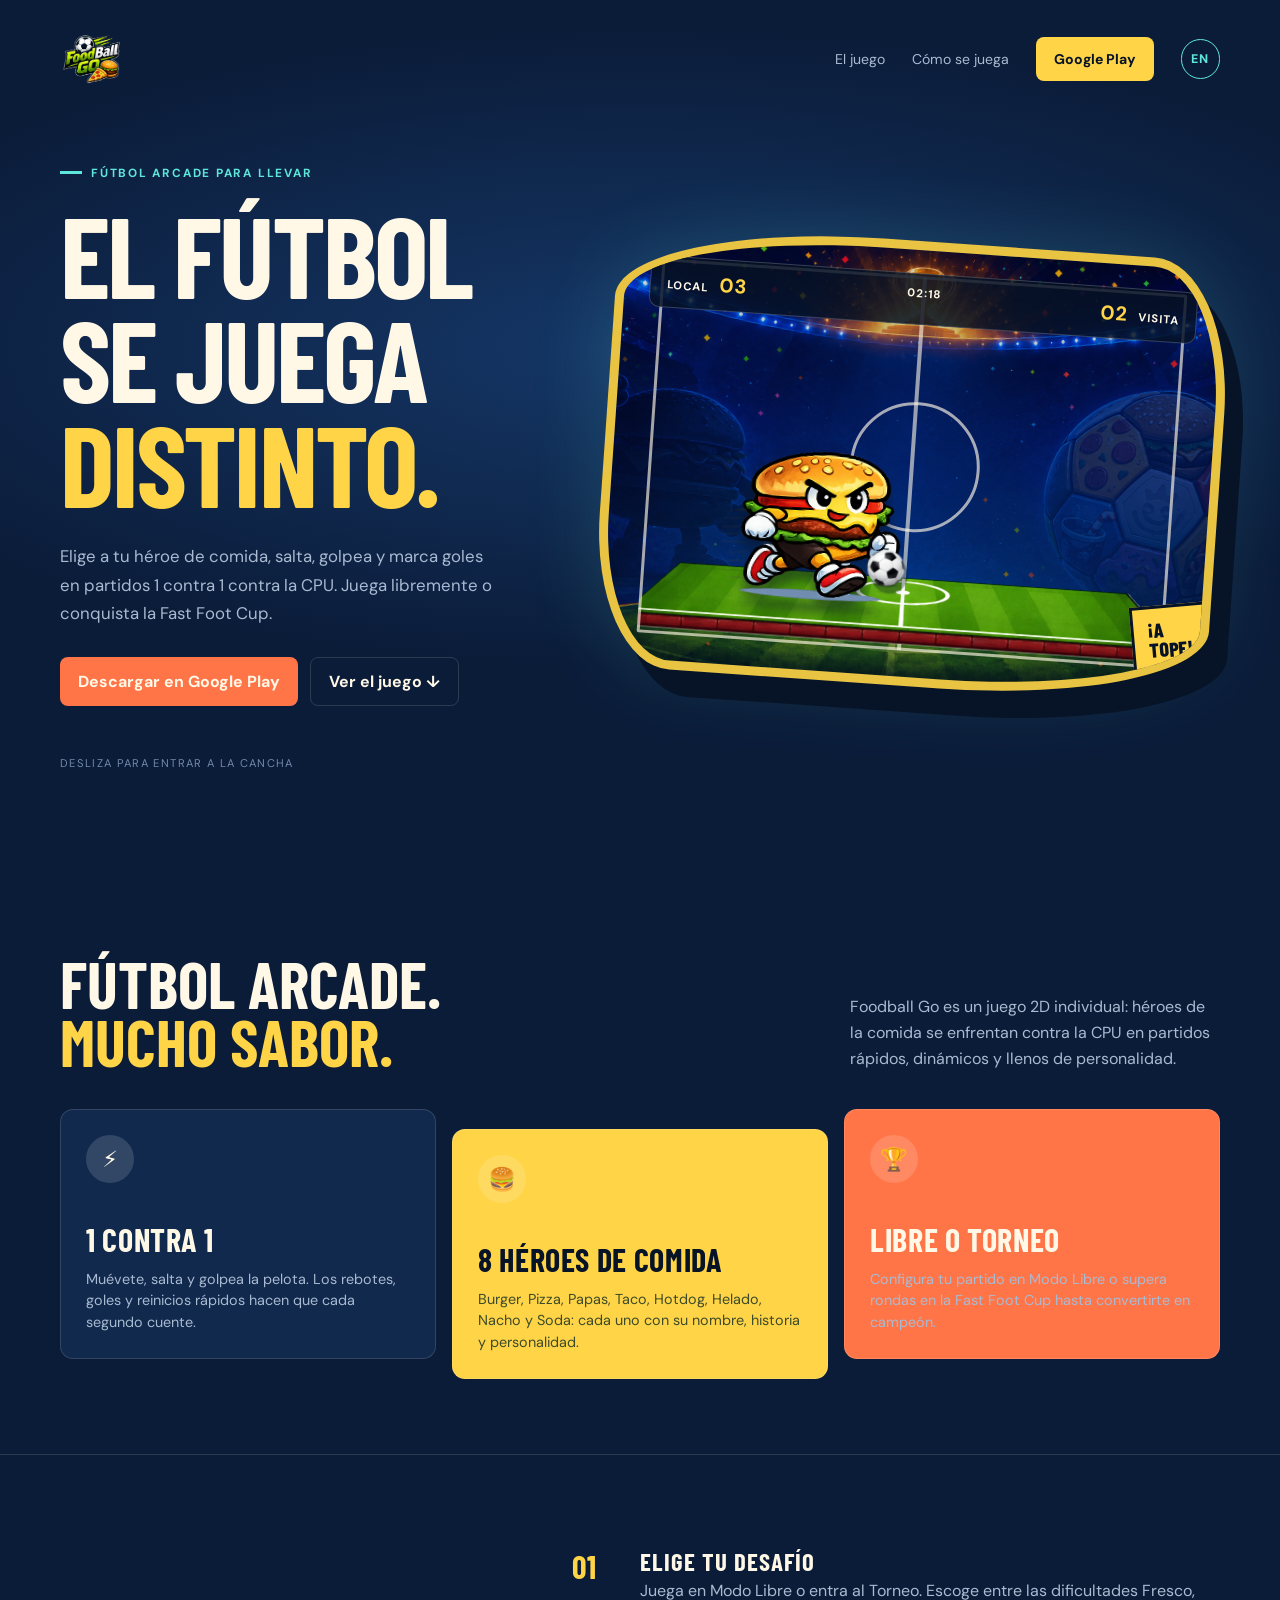
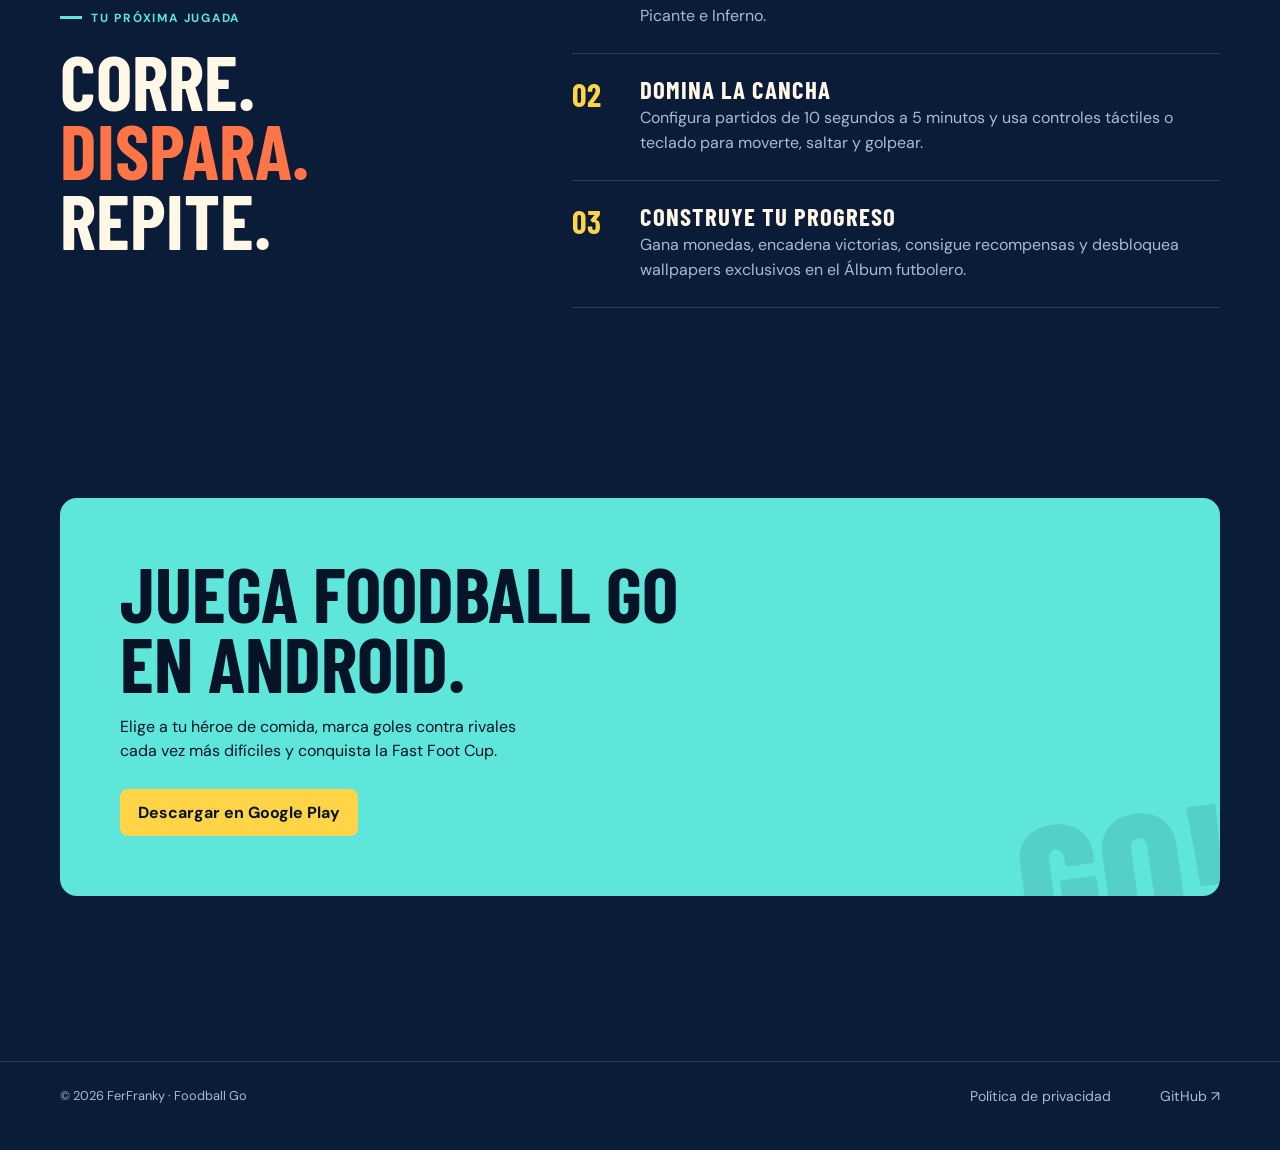
<file: index.html>
<!doctype html>
<html lang="es">
<head>
  <meta charset="utf-8">
  <meta name="viewport" content="width=device-width, initial-scale=1">
  <meta name="description" content="Foodball Go es fútbol arcade 2D: héroes de la comida, partidos 1 contra 1, Modo Libre y la Fast Foot Cup.">
  <title>Foodball Go — El fútbol se juega distinto</title>
  <link rel="alternate" hreflang="es" href="./">
  <link rel="alternate" hreflang="en" href="en/">
  <link rel="alternate" hreflang="x-default" href="./">
  <link rel="stylesheet" href="styles.css">
</head>
<body>
  <header class="shell topbar">
    <a class="brand" href="./"><img class="site-logo" src="assets/logo.png" alt="Foodball Go"></a>
    <nav aria-label="Navegación principal"><a href="#juego">El juego</a><a href="#modo">Cómo se juega</a><a class="nav-cta" href="https://play.google.com/store/apps/details?id=com.ferfranky.foodballgo">Google Play</a><a class="language-switch" href="en/" lang="en" hreflang="en" aria-label="View this site in English">EN</a></nav>
  </header>
  <main>
    <section class="hero"><div class="shell hero-grid">
      <div class="hero-copy"><p class="eyebrow">Fútbol arcade para llevar</p><h1>El fútbol se juega <em>distinto.</em></h1><p>Elige a tu héroe de comida, salta, golpea y marca goles en partidos 1 contra 1 contra la CPU. Juega libremente o conquista la Fast Foot Cup.</p><div class="hero-actions"><a class="button orange" href="https://play.google.com/store/apps/details?id=com.ferfranky.foodballgo">Descargar en Google Play</a><a class="button ghost" href="#juego">Ver el juego ↓</a></div><span class="scroll-note">Desliza para entrar a la cancha</span></div>
      <div class="arena" aria-label="Hamburguesa corriendo detrás de un balón en la cancha de Foodball Go"><div class="scoreboard"><span>LOCAL <strong>03</strong></span><span>02:18</span><span><strong>02</strong> VISITA</span></div><div class="runner"><img class="frame one" src="assets/burger_run_1.png" alt=""><img class="frame two" src="assets/burger_run_2.png" alt=""></div><img class="game-ball" src="assets/balon_default.png" alt="Balón de fútbol"/><div class="sticker">¡A<br>TOPE!</div></div>
    </div></section>
    <section id="juego"><div class="shell"><div class="section-head"><h2>Fútbol arcade.<br><span style="color:var(--yellow)">Mucho sabor.</span></h2><p>Foodball Go es un juego 2D individual: héroes de la comida se enfrentan contra la CPU en partidos rápidos, dinámicos y llenos de personalidad.</p></div><div class="feature-grid"><article class="feature"><div class="feature-icon">⚡</div><h3>1 contra 1</h3><p>Muévete, salta y golpea la pelota. Los rebotes, goles y reinicios rápidos hacen que cada segundo cuente.</p></article><article class="feature"><div class="feature-icon">🍔</div><h3>8 héroes de comida</h3><p>Burger, Pizza, Papas, Taco, Hotdog, Helado, Nacho y Soda: cada uno con su nombre, historia y personalidad.</p></article><article class="feature"><div class="feature-icon">🏆</div><h3>Libre o Torneo</h3><p>Configura tu partido en Modo Libre o supera rondas en la Fast Foot Cup hasta convertirte en campeón.</p></article></div></div></section>
    <section id="modo" class="journey"><div class="shell journey-layout"><div><p class="eyebrow">Tu próxima jugada</p><h2>Corre.<br><span>Dispara.</span><br>Repite.</h2></div><div class="steps"><div class="step"><div class="step-num">01</div><div><h3>Elige tu desafío</h3><p>Juega en Modo Libre o entra al Torneo. Escoge entre las dificultades Fresco, Picante e Inferno.</p></div></div><div class="step"><div class="step-num">02</div><div><h3>Domina la cancha</h3><p>Configura partidos de 10 segundos a 5 minutos y usa controles táctiles o teclado para moverte, saltar y golpear.</p></div></div><div class="step"><div class="step-num">03</div><div><h3>Construye tu progreso</h3><p>Gana monedas, encadena victorias, consigue recompensas y desbloquea wallpapers exclusivos en el Álbum futbolero.</p></div></div></div></div></section>
    <section id="descarga"><div class="shell"><div class="cta"><h2>Juega Foodball Go en Android.</h2><p>Elige a tu héroe de comida, marca goles contra rivales cada vez más difíciles y conquista la Fast Foot Cup.</p><a class="button" href="https://play.google.com/store/apps/details?id=com.ferfranky.foodballgo">Descargar en Google Play</a></div></div></section>
  </main>
  <footer class="footer"><div class="shell footer-inner"><span>© 2026 FerFranky · Foodball Go</span><nav><a href="privacy-policy/">Política de privacidad</a><a href="https://github.com/FerFranky/foodball-go-site">GitHub ↗</a></nav></div></footer>
</body>
</html>
</file>
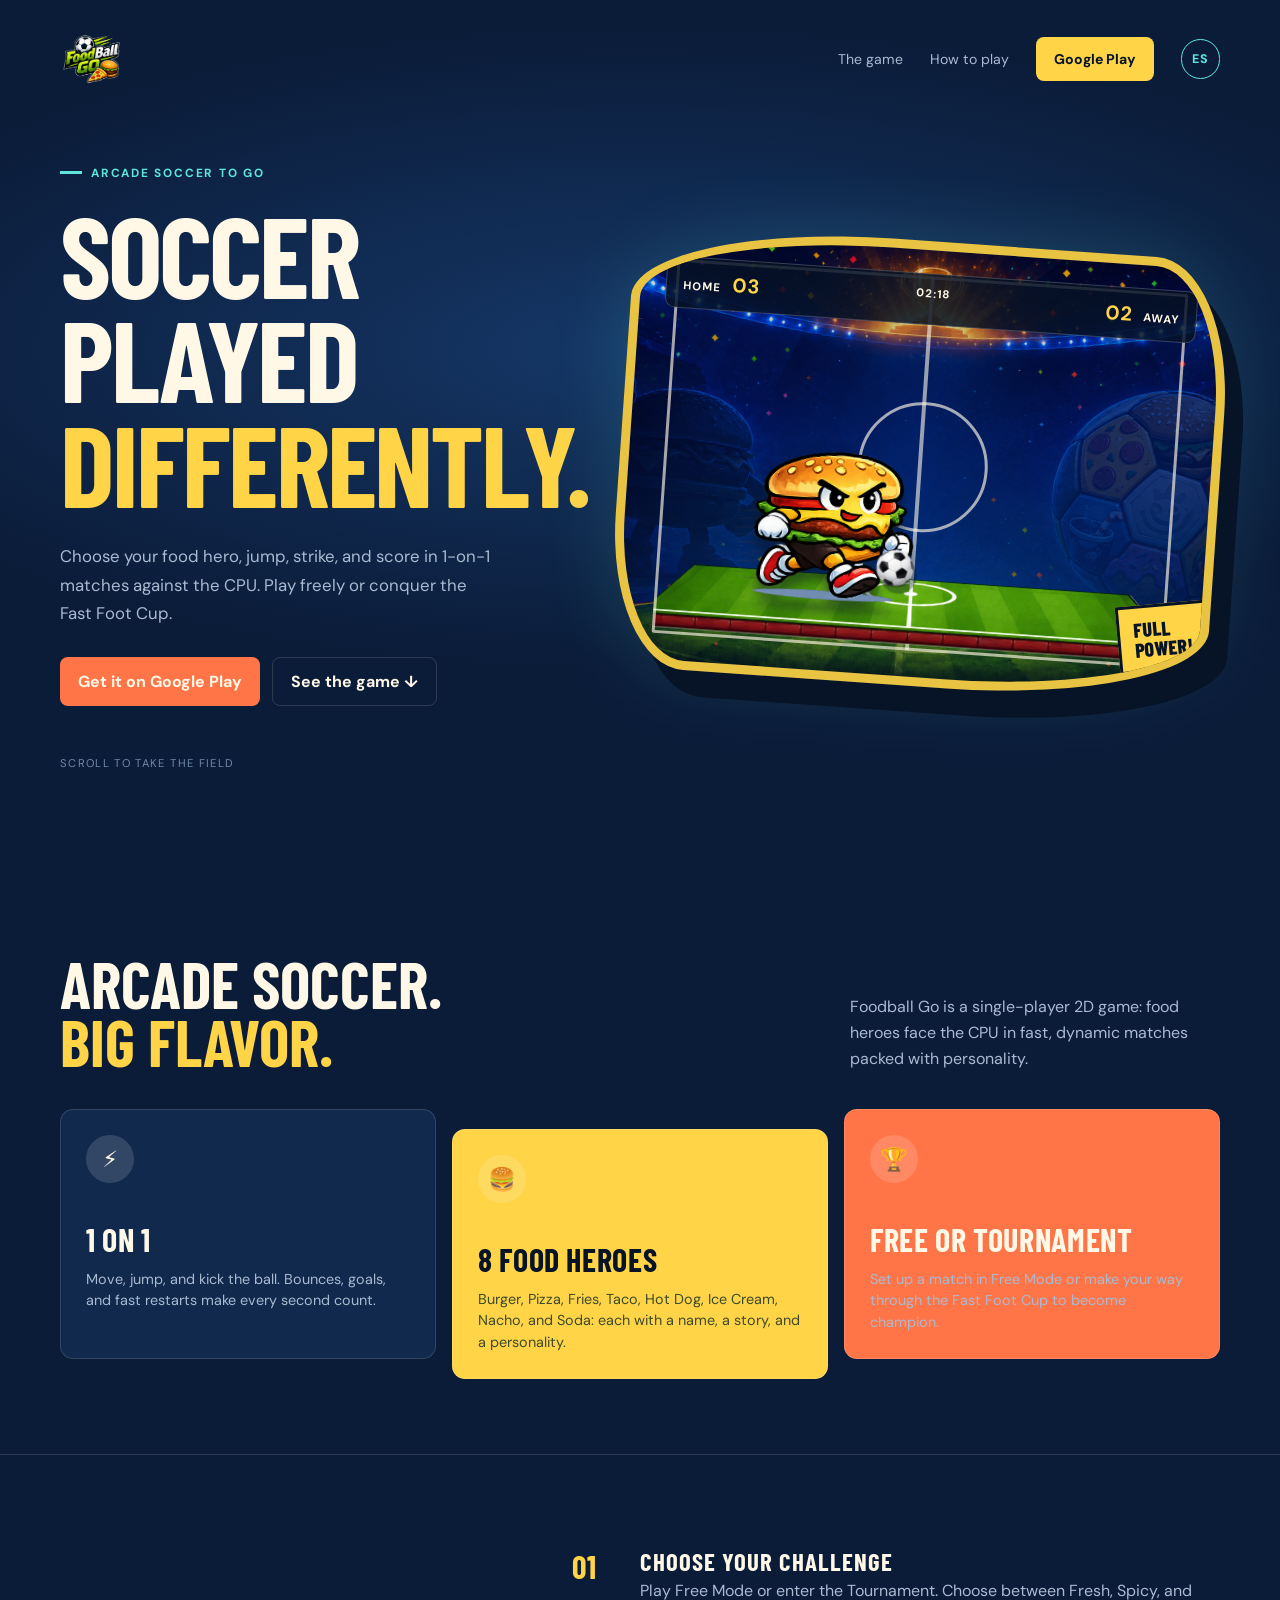
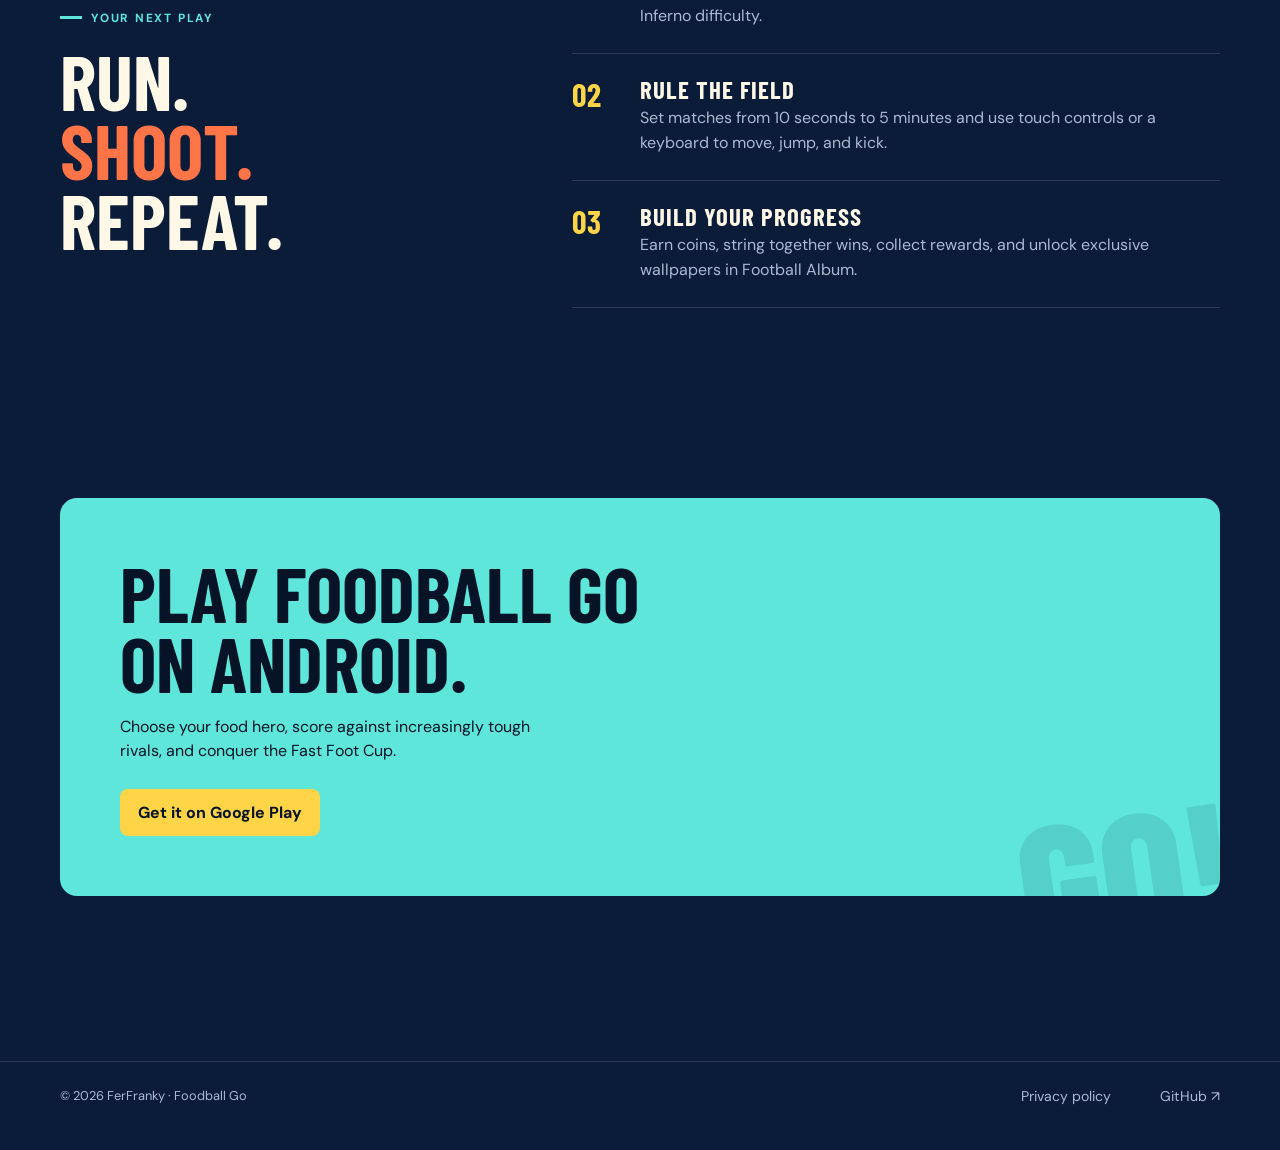
<file: en/index.html>
<!doctype html>
<html lang="en">
<head>
  <meta charset="utf-8">
  <meta name="viewport" content="width=device-width, initial-scale=1">
  <meta name="description" content="Foodball Go is 2D arcade soccer: food heroes, 1-on-1 matches, Free Mode, and the Fast Foot Cup.">
  <title>Foodball Go — Soccer played differently</title>
  <link rel="alternate" hreflang="es" href="../">
  <link rel="alternate" hreflang="en" href="./">
  <link rel="alternate" hreflang="x-default" href="../">
  <link rel="stylesheet" href="../styles.css">
</head>
<body>
  <header class="shell topbar">
    <a class="brand" href="./"><img class="site-logo" src="../assets/logo.png" alt="Foodball Go"></a>
    <nav aria-label="Main navigation"><a href="#game">The game</a><a href="#how-to-play">How to play</a><a class="nav-cta" href="https://play.google.com/store/apps/details?id=com.ferfranky.foodballgo">Google Play</a><a class="language-switch" href="../" lang="es" hreflang="es" aria-label="Ver este sitio en español">ES</a></nav>
  </header>
  <main>
    <section class="hero"><div class="shell hero-grid">
      <div class="hero-copy"><p class="eyebrow">Arcade soccer to go</p><h1>Soccer played <em>differently.</em></h1><p>Choose your food hero, jump, strike, and score in 1-on-1 matches against the CPU. Play freely or conquer the Fast Foot Cup.</p><div class="hero-actions"><a class="button orange" href="https://play.google.com/store/apps/details?id=com.ferfranky.foodballgo">Get it on Google Play</a><a class="button ghost" href="#game">See the game ↓</a></div><span class="scroll-note">Scroll to take the field</span></div>
      <div class="arena" aria-label="A burger runs after a soccer ball on the Foodball Go field"><div class="scoreboard"><span>HOME <strong>03</strong></span><span>02:18</span><span><strong>02</strong> AWAY</span></div><div class="runner"><img class="frame one" src="../assets/burger_run_1.png" alt=""><img class="frame two" src="../assets/burger_run_2.png" alt=""></div><img class="game-ball" src="../assets/balon_default.png" alt="Soccer ball"><div class="sticker">FULL<br>POWER!</div></div>
    </div></section>
    <section id="game"><div class="shell"><div class="section-head"><h2>Arcade soccer.<br><span style="color:var(--yellow)">Big flavor.</span></h2><p>Foodball Go is a single-player 2D game: food heroes face the CPU in fast, dynamic matches packed with personality.</p></div><div class="feature-grid"><article class="feature"><div class="feature-icon">⚡</div><h3>1 on 1</h3><p>Move, jump, and kick the ball. Bounces, goals, and fast restarts make every second count.</p></article><article class="feature"><div class="feature-icon">🍔</div><h3>8 food heroes</h3><p>Burger, Pizza, Fries, Taco, Hot Dog, Ice Cream, Nacho, and Soda: each with a name, a story, and a personality.</p></article><article class="feature"><div class="feature-icon">🏆</div><h3>Free or Tournament</h3><p>Set up a match in Free Mode or make your way through the Fast Foot Cup to become champion.</p></article></div></div></section>
    <section id="how-to-play" class="journey"><div class="shell journey-layout"><div><p class="eyebrow">Your next play</p><h2>Run.<br><span>Shoot.</span><br>Repeat.</h2></div><div class="steps"><div class="step"><div class="step-num">01</div><div><h3>Choose your challenge</h3><p>Play Free Mode or enter the Tournament. Choose between Fresh, Spicy, and Inferno difficulty.</p></div></div><div class="step"><div class="step-num">02</div><div><h3>Rule the field</h3><p>Set matches from 10 seconds to 5 minutes and use touch controls or a keyboard to move, jump, and kick.</p></div></div><div class="step"><div class="step-num">03</div><div><h3>Build your progress</h3><p>Earn coins, string together wins, collect rewards, and unlock exclusive wallpapers in Football Album.</p></div></div></div></div></section>
    <section id="download"><div class="shell"><div class="cta"><h2>Play Foodball Go on Android.</h2><p>Choose your food hero, score against increasingly tough rivals, and conquer the Fast Foot Cup.</p><a class="button" href="https://play.google.com/store/apps/details?id=com.ferfranky.foodballgo">Get it on Google Play</a></div></div></section>
  </main>
  <footer class="footer"><div class="shell footer-inner"><span>© 2026 FerFranky · Foodball Go</span><nav><a href="privacy-policy/">Privacy policy</a><a href="https://github.com/FerFranky/foodball-go-site">GitHub ↗</a></nav></div></footer>
</body>
</html>
</file>
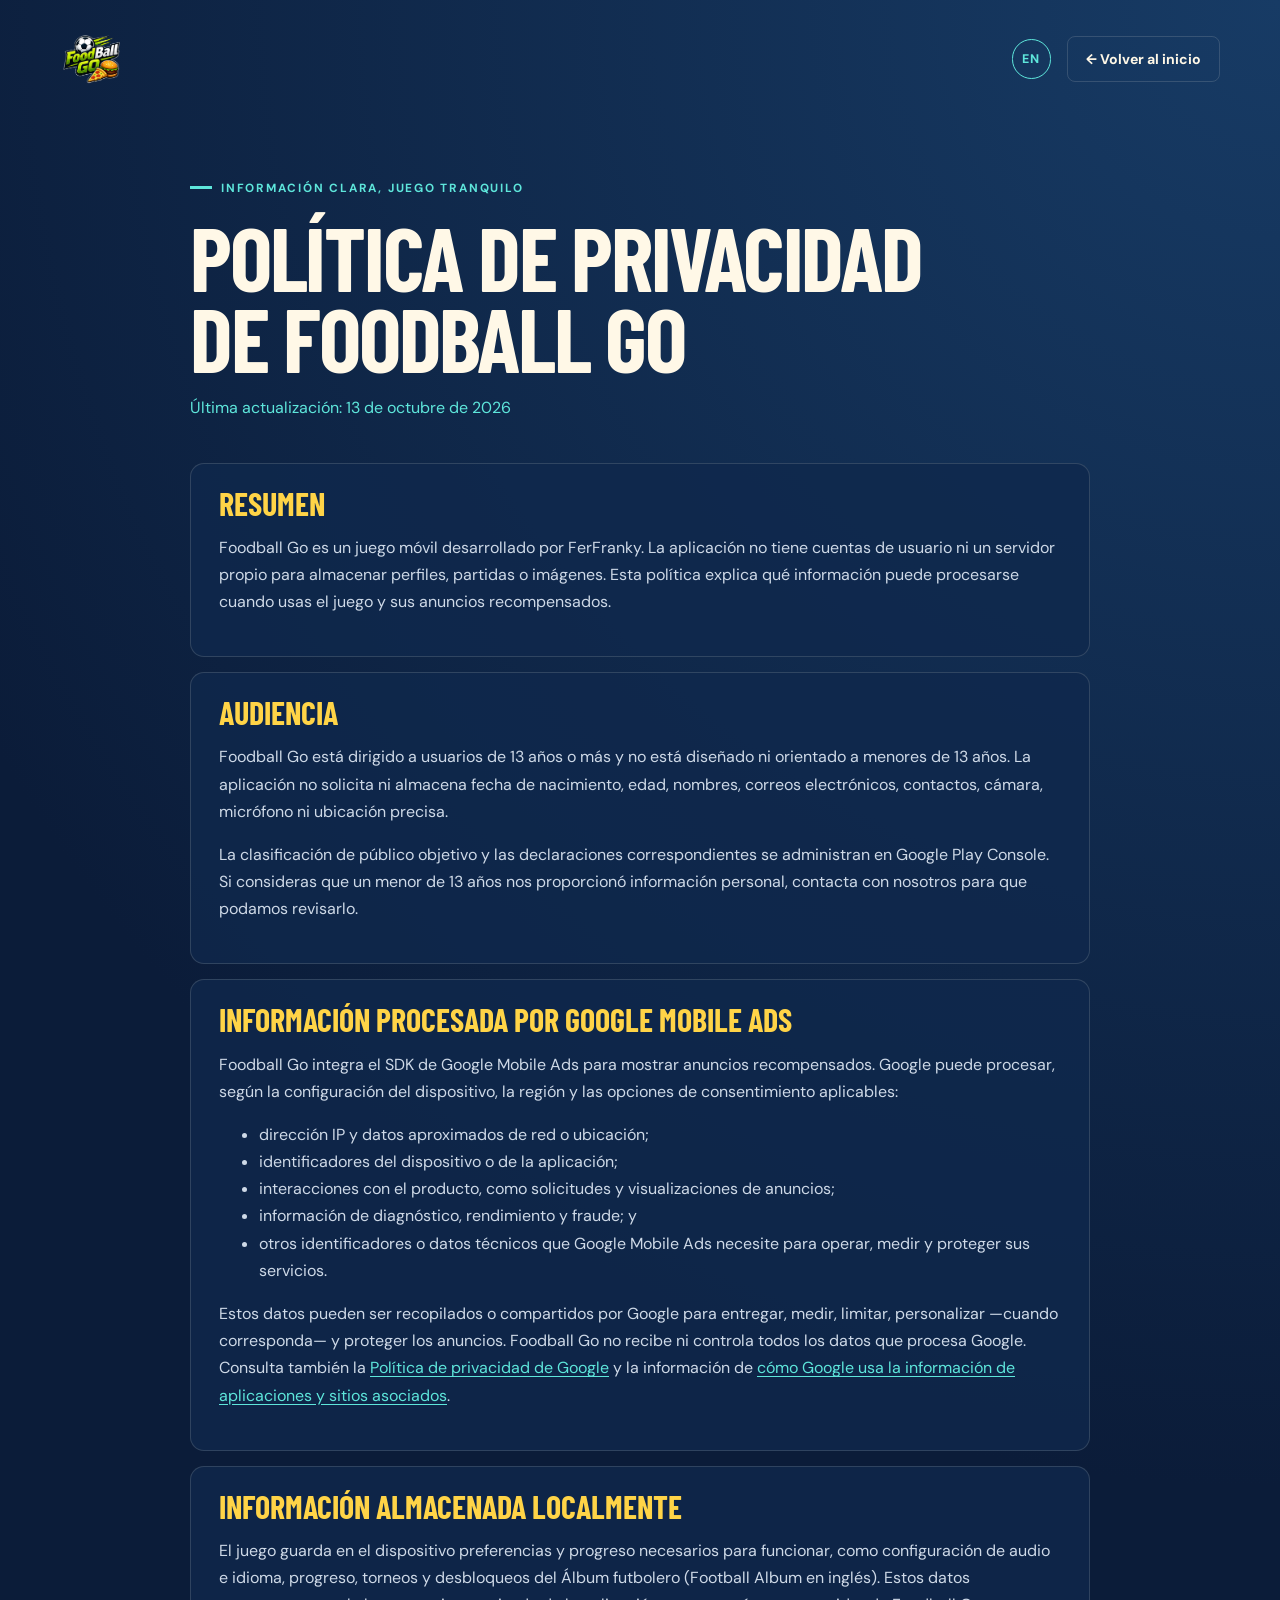
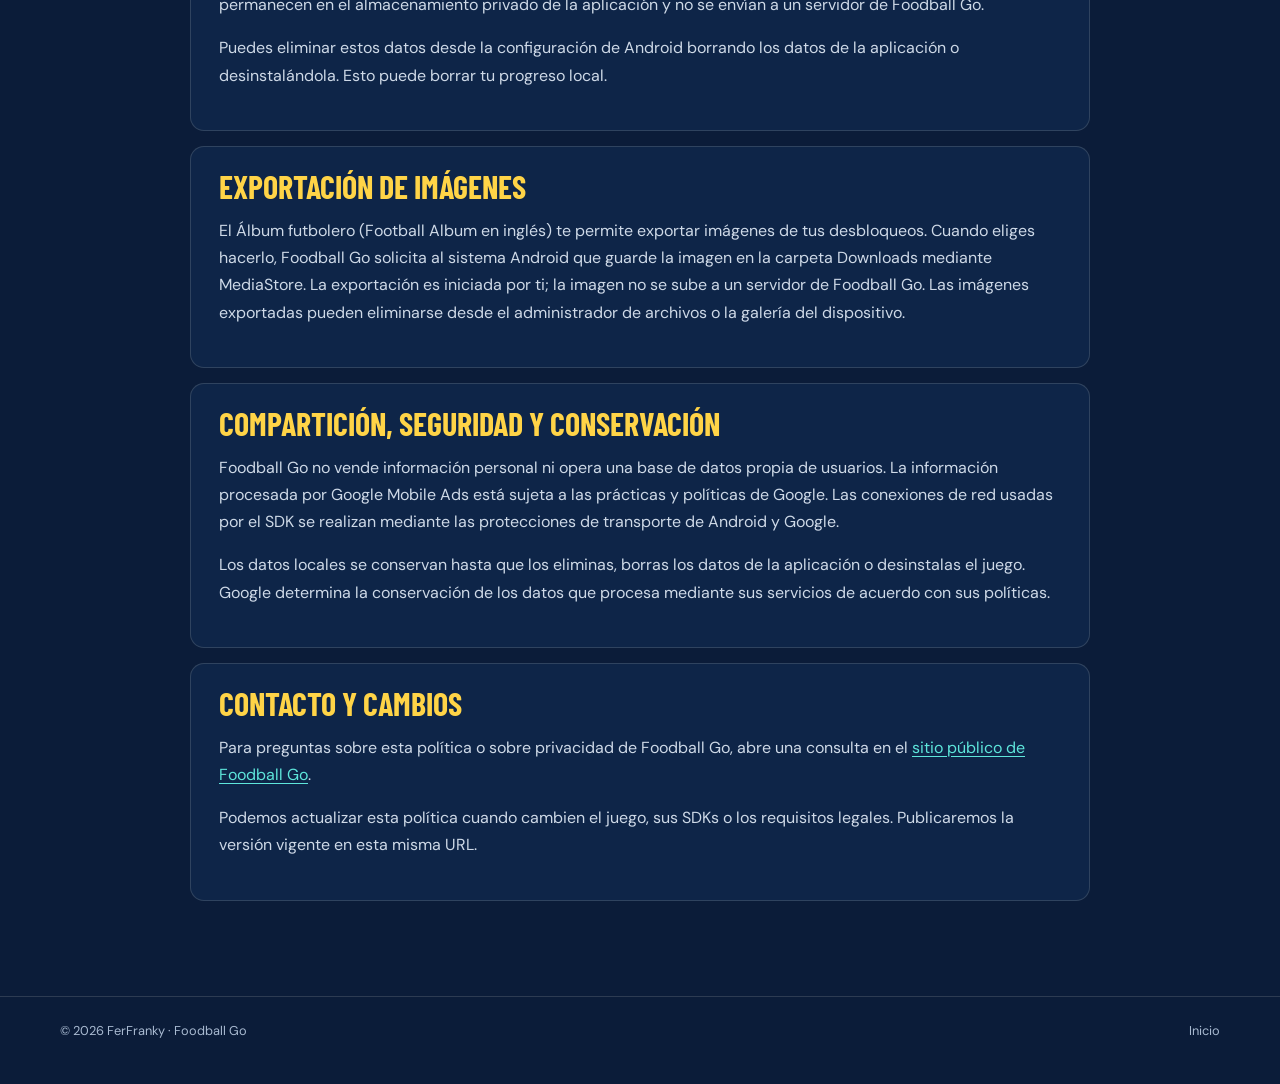
<file: privacy-policy/index.html>
<!doctype html>
<html lang="es">
<head>
  <meta charset="utf-8">
  <meta name="viewport" content="width=device-width, initial-scale=1">
  <meta name="description" content="Política de privacidad de Foodball Go.">
  <title>Política de privacidad — Foodball Go</title>
  <link rel="alternate" hreflang="es" href="./">
  <link rel="alternate" hreflang="en" href="../en/privacy-policy/">
  <link rel="alternate" hreflang="x-default" href="./">
  <link rel="stylesheet" href="../styles.css">
</head>
<body>
  <div class="privacy-page"><header class="shell topbar"><a class="brand" href="../"><img class="site-logo" src="../assets/logo.png" alt="Foodball Go"></a><nav class="utility-nav" aria-label="Navegación de privacidad"><a class="language-switch" href="../en/privacy-policy/" lang="en" hreflang="en" aria-label="View this policy in English">EN</a><a class="button ghost" href="../">← Volver al inicio</a></nav></header><main class="shell privacy-main">
    <p class="eyebrow">Información clara, juego tranquilo</p><h1>Política de privacidad de Foodball Go</h1>
    <p class="updated">Última actualización: 13 de octubre de 2026</p>

    <section class="privacy-section">
      <h2>Resumen</h2>
      <p>Foodball Go es un juego móvil desarrollado por FerFranky. La aplicación no tiene cuentas de usuario ni un servidor propio para almacenar perfiles, partidas o imágenes. Esta política explica qué información puede procesarse cuando usas el juego y sus anuncios recompensados.</p>
    </section>

    <section class="privacy-section">
      <h2>Audiencia</h2>
      <p>Foodball Go está dirigido a usuarios de 13 años o más y no está diseñado ni orientado a menores de 13 años. La aplicación no solicita ni almacena fecha de nacimiento, edad, nombres, correos electrónicos, contactos, cámara, micrófono ni ubicación precisa.</p>
      <p>La clasificación de público objetivo y las declaraciones correspondientes se administran en Google Play Console. Si consideras que un menor de 13 años nos proporcionó información personal, contacta con nosotros para que podamos revisarlo.</p>
    </section>

    <section class="privacy-section">
      <h2>Información procesada por Google Mobile Ads</h2>
      <p>Foodball Go integra el SDK de Google Mobile Ads para mostrar anuncios recompensados. Google puede procesar, según la configuración del dispositivo, la región y las opciones de consentimiento aplicables:</p>
      <ul>
        <li>dirección IP y datos aproximados de red o ubicación;</li>
        <li>identificadores del dispositivo o de la aplicación;</li>
        <li>interacciones con el producto, como solicitudes y visualizaciones de anuncios;</li>
        <li>información de diagnóstico, rendimiento y fraude; y</li>
        <li>otros identificadores o datos técnicos que Google Mobile Ads necesite para operar, medir y proteger sus servicios.</li>
      </ul>
      <p>Estos datos pueden ser recopilados o compartidos por Google para entregar, medir, limitar, personalizar —cuando corresponda— y proteger los anuncios. Foodball Go no recibe ni controla todos los datos que procesa Google. Consulta también la <a href="https://policies.google.com/privacy">Política de privacidad de Google</a> y la información de <a href="https://policies.google.com/technologies/partner-sites">cómo Google usa la información de aplicaciones y sitios asociados</a>.</p>
    </section>

    <section class="privacy-section">
      <h2>Información almacenada localmente</h2>
      <p>El juego guarda en el dispositivo preferencias y progreso necesarios para funcionar, como configuración de audio e idioma, progreso, torneos y desbloqueos del Álbum futbolero (Football Album en inglés). Estos datos permanecen en el almacenamiento privado de la aplicación y no se envían a un servidor de Foodball Go.</p>
      <p>Puedes eliminar estos datos desde la configuración de Android borrando los datos de la aplicación o desinstalándola. Esto puede borrar tu progreso local.</p>
    </section>

    <section class="privacy-section">
      <h2>Exportación de imágenes</h2>
      <p>El Álbum futbolero (Football Album en inglés) te permite exportar imágenes de tus desbloqueos. Cuando eliges hacerlo, Foodball Go solicita al sistema Android que guarde la imagen en la carpeta Downloads mediante MediaStore. La exportación es iniciada por ti; la imagen no se sube a un servidor de Foodball Go. Las imágenes exportadas pueden eliminarse desde el administrador de archivos o la galería del dispositivo.</p>
    </section>

    <section class="privacy-section">
      <h2>Compartición, seguridad y conservación</h2>
      <p>Foodball Go no vende información personal ni opera una base de datos propia de usuarios. La información procesada por Google Mobile Ads está sujeta a las prácticas y políticas de Google. Las conexiones de red usadas por el SDK se realizan mediante las protecciones de transporte de Android y Google.</p>
      <p>Los datos locales se conservan hasta que los eliminas, borras los datos de la aplicación o desinstalas el juego. Google determina la conservación de los datos que procesa mediante sus servicios de acuerdo con sus políticas.</p>
    </section>

    <section class="privacy-section">
      <h2>Contacto y cambios</h2>
      <p>Para preguntas sobre esta política o sobre privacidad de Foodball Go, abre una consulta en el <a href="https://github.com/FerFranky/foodball-go-site/issues">sitio público de Foodball Go</a>.</p>
      <p>Podemos actualizar esta política cuando cambien el juego, sus SDKs o los requisitos legales. Publicaremos la versión vigente en esta misma URL.</p>
    </section>
  </main><footer class="footer"><div class="shell footer-inner"><span>© 2026 FerFranky · Foodball Go</span><a href="../">Inicio</a></div></footer></div>
</body>
</html>
</file>
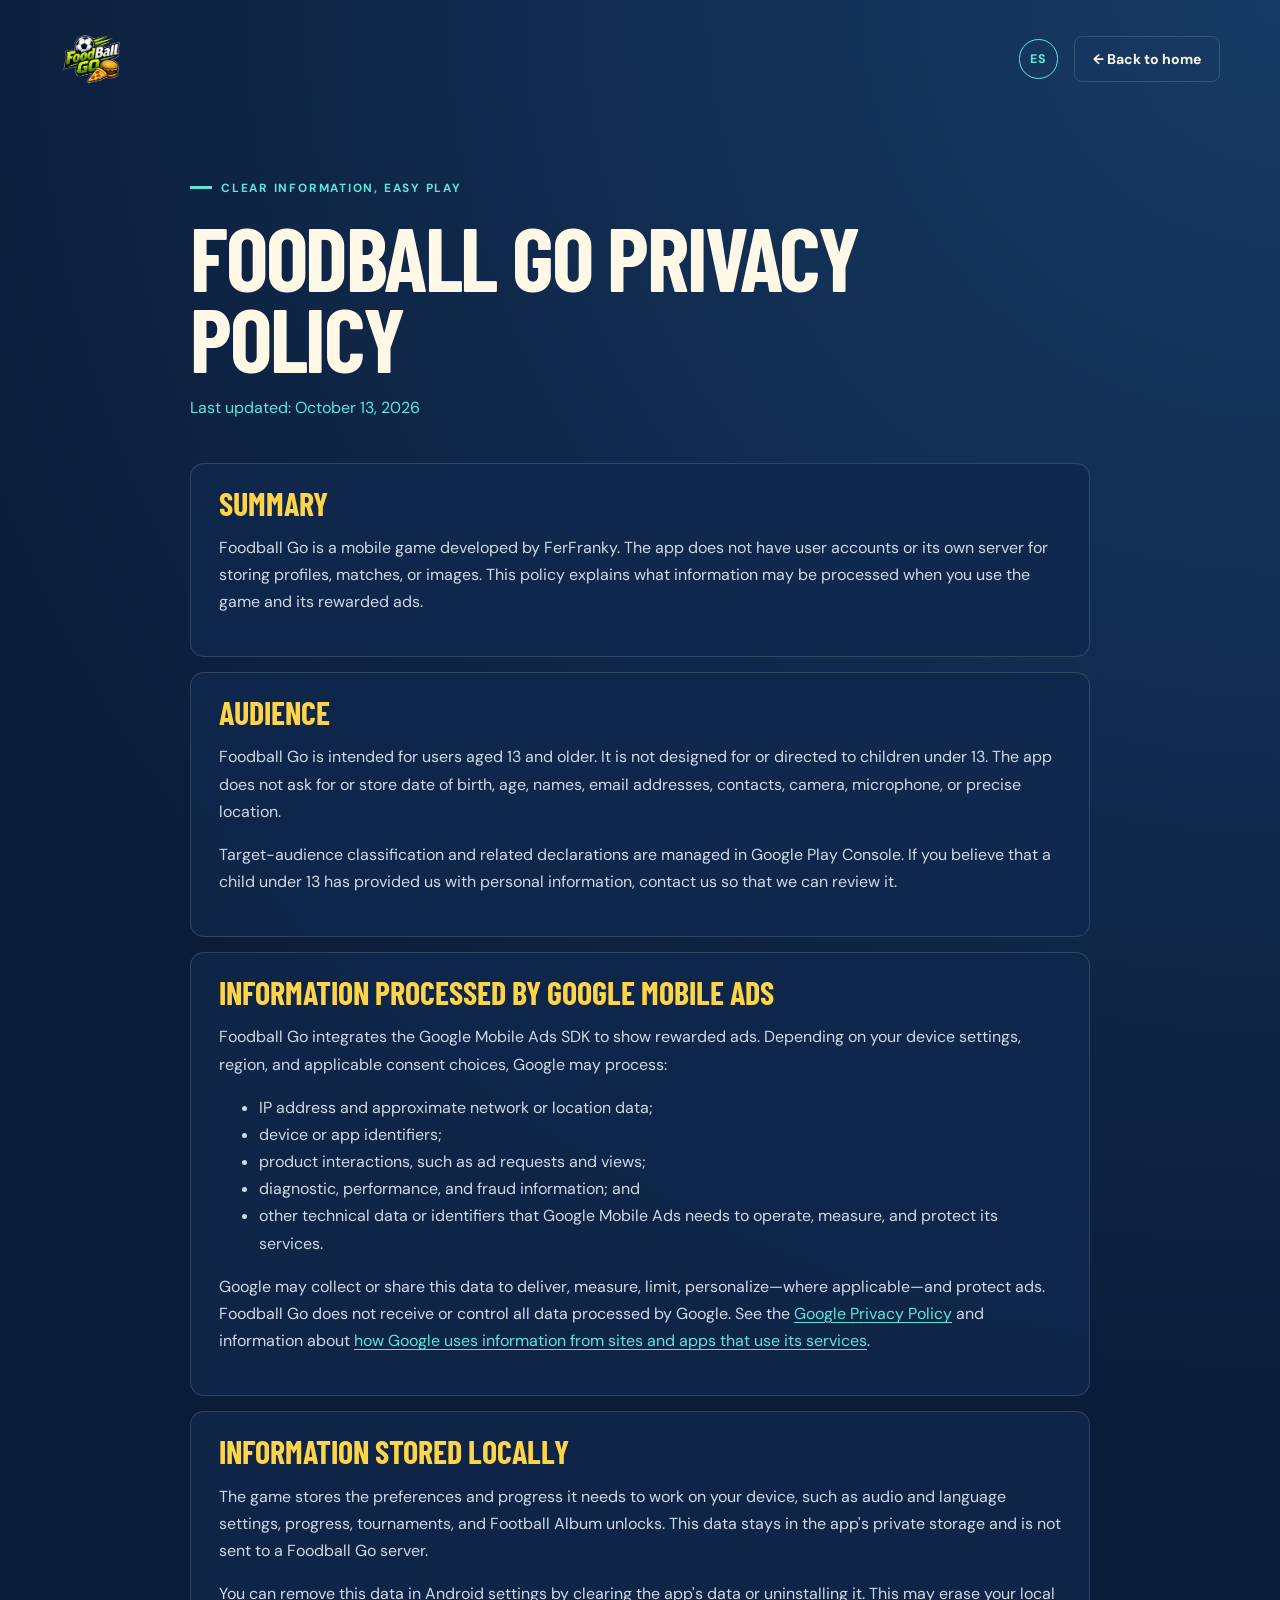
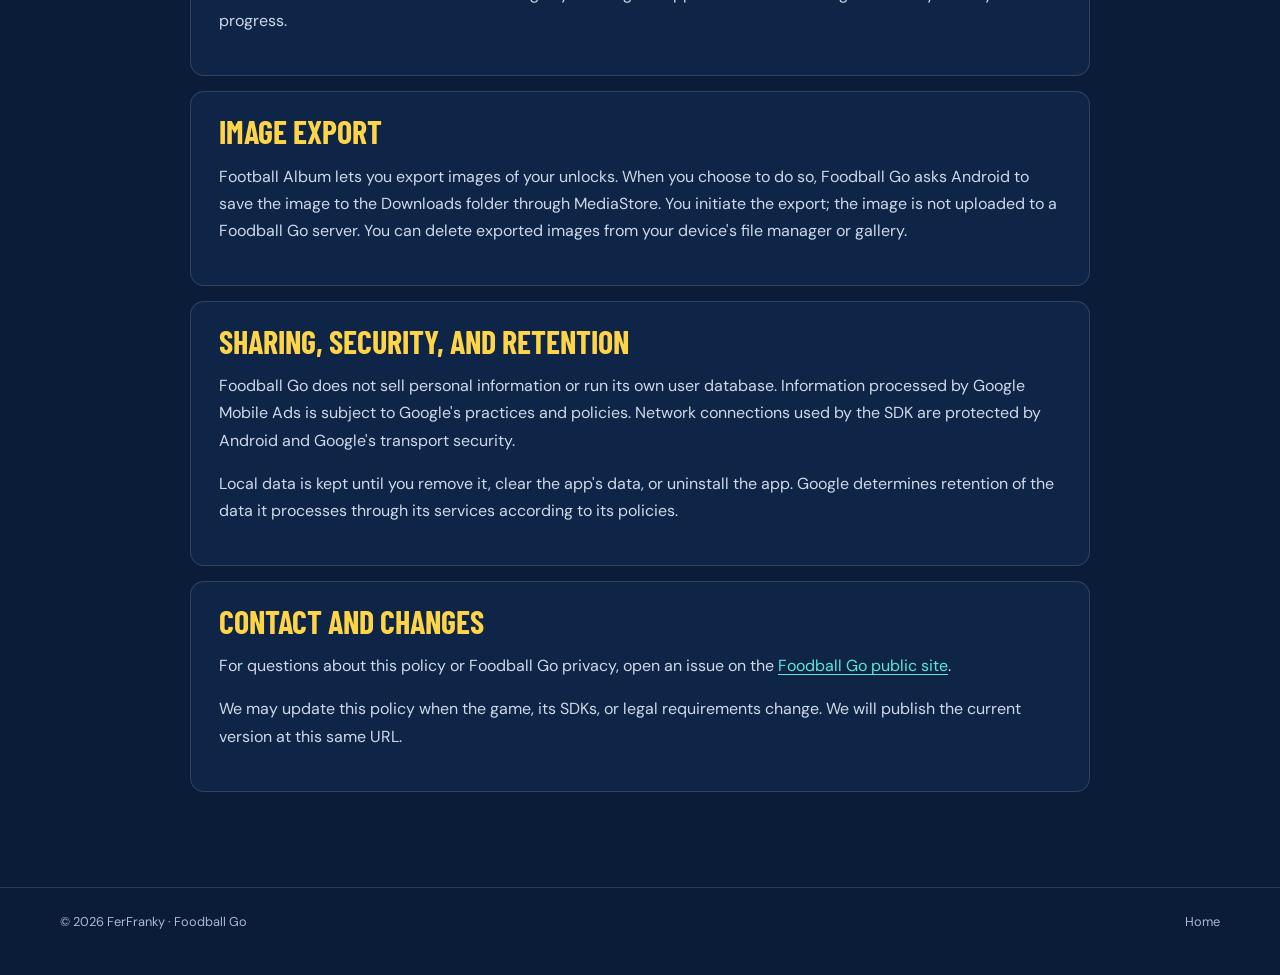
<file: en/privacy-policy/index.html>
<!doctype html>
<html lang="en">
<head>
  <meta charset="utf-8">
  <meta name="viewport" content="width=device-width, initial-scale=1">
  <meta name="description" content="Foodball Go privacy policy.">
  <title>Privacy policy — Foodball Go</title>
  <link rel="alternate" hreflang="es" href="../../privacy-policy/">
  <link rel="alternate" hreflang="en" href="./">
  <link rel="alternate" hreflang="x-default" href="../../privacy-policy/">
  <link rel="stylesheet" href="../../styles.css">
</head>
<body>
  <div class="privacy-page"><header class="shell topbar"><a class="brand" href="../"><img class="site-logo" src="../../assets/logo.png" alt="Foodball Go"></a><nav class="utility-nav" aria-label="Privacy navigation"><a class="language-switch" href="../../privacy-policy/" lang="es" hreflang="es" aria-label="Consultar esta política en español">ES</a><a class="button ghost" href="../">← Back to home</a></nav></header><main class="shell privacy-main">
    <p class="eyebrow">Clear information, easy play</p><h1>Foodball Go privacy policy</h1>
    <p class="updated">Last updated: October 13, 2026</p>

    <section class="privacy-section"><h2>Summary</h2><p>Foodball Go is a mobile game developed by FerFranky. The app does not have user accounts or its own server for storing profiles, matches, or images. This policy explains what information may be processed when you use the game and its rewarded ads.</p></section>

    <section class="privacy-section"><h2>Audience</h2><p>Foodball Go is intended for users aged 13 and older. It is not designed for or directed to children under 13. The app does not ask for or store date of birth, age, names, email addresses, contacts, camera, microphone, or precise location.</p><p>Target-audience classification and related declarations are managed in Google Play Console. If you believe that a child under 13 has provided us with personal information, contact us so that we can review it.</p></section>

    <section class="privacy-section"><h2>Information processed by Google Mobile Ads</h2><p>Foodball Go integrates the Google Mobile Ads SDK to show rewarded ads. Depending on your device settings, region, and applicable consent choices, Google may process:</p><ul><li>IP address and approximate network or location data;</li><li>device or app identifiers;</li><li>product interactions, such as ad requests and views;</li><li>diagnostic, performance, and fraud information; and</li><li>other technical data or identifiers that Google Mobile Ads needs to operate, measure, and protect its services.</li></ul><p>Google may collect or share this data to deliver, measure, limit, personalize—where applicable—and protect ads. Foodball Go does not receive or control all data processed by Google. See the <a href="https://policies.google.com/privacy">Google Privacy Policy</a> and information about <a href="https://policies.google.com/technologies/partner-sites">how Google uses information from sites and apps that use its services</a>.</p></section>

    <section class="privacy-section"><h2>Information stored locally</h2><p>The game stores the preferences and progress it needs to work on your device, such as audio and language settings, progress, tournaments, and Football Album unlocks. This data stays in the app's private storage and is not sent to a Foodball Go server.</p><p>You can remove this data in Android settings by clearing the app's data or uninstalling it. This may erase your local progress.</p></section>

    <section class="privacy-section"><h2>Image export</h2><p>Football Album lets you export images of your unlocks. When you choose to do so, Foodball Go asks Android to save the image to the Downloads folder through MediaStore. You initiate the export; the image is not uploaded to a Foodball Go server. You can delete exported images from your device's file manager or gallery.</p></section>

    <section class="privacy-section"><h2>Sharing, security, and retention</h2><p>Foodball Go does not sell personal information or run its own user database. Information processed by Google Mobile Ads is subject to Google's practices and policies. Network connections used by the SDK are protected by Android and Google's transport security.</p><p>Local data is kept until you remove it, clear the app's data, or uninstall the app. Google determines retention of the data it processes through its services according to its policies.</p></section>

    <section class="privacy-section"><h2>Contact and changes</h2><p>For questions about this policy or Foodball Go privacy, open an issue on the <a href="https://github.com/FerFranky/foodball-go-site/issues">Foodball Go public site</a>.</p><p>We may update this policy when the game, its SDKs, or legal requirements change. We will publish the current version at this same URL.</p></section>
  </main><footer class="footer"><div class="shell footer-inner"><span>© 2026 FerFranky · Foodball Go</span><a href="../">Home</a></div></footer></div>
</body>
</html>
</file>
<file: styles.css>
@import url('https://fonts.googleapis.com/css2?family=Barlow+Condensed:wght@600;700;800&family=DM+Sans:wght@400;500;700&display=swap');

:root {
  --ink: #071326;
  --night: #0b1c39;
  --panel: #10294d;
  --panel-light: #17385f;
  --cream: #fff8e7;
  --muted: #a9bad1;
  --yellow: #ffd447;
  --orange: #ff7548;
  --cyan: #5ee6db;
  --line: rgba(255, 248, 231, .14);
  font-family: 'DM Sans', system-ui, sans-serif;
  color: var(--cream);
  background: var(--night);
  font-synthesis: none;
}

* { box-sizing: border-box; }
html { scroll-behavior: smooth; }
body { margin: 0; background: var(--night); overflow-x: hidden; }
a { color: inherit; text-decoration: none; }
.shell { width: min(1160px, calc(100% - 40px)); margin: 0 auto; }
.topbar { position: relative; z-index: 2; display: flex; align-items: center; justify-content: space-between; padding: 27px 0; }
.utility-nav { display: flex; align-items: center; gap: 16px; }
.brand { display: inline-flex; align-items: center; gap: 11px; font: 800 1.25rem/1 'Barlow Condensed', sans-serif; letter-spacing: .06em; text-transform: uppercase; }
.site-logo { display: block; width: 154px; height: auto; max-height: 64px; object-fit: contain; object-position: left center; }
.brand-mark { display: grid; place-items: center; width: 37px; height: 37px; border-radius: 12px 4px 12px 4px; color: var(--ink); background: var(--yellow); transform: rotate(-8deg); font-size: 1.45rem; }
.brand span { color: var(--yellow); }
nav { display: flex; align-items: center; gap: 27px; color: var(--muted); font-size: .88rem; }
nav a:hover, .footer a:hover { color: var(--cream); }
.language-switch { display: inline-flex; align-items: center; justify-content: center; min-width: 2.45rem; min-height: 2.45rem; border: 1px solid var(--cyan); border-radius: 999px; color: var(--cyan); font-size: .78rem; font-weight: 800; letter-spacing: .08em; text-decoration: none; }
.language-switch:hover, .language-switch:focus-visible { background: var(--cyan); color: var(--night); outline: none; }
.nav-cta, .button { display: inline-flex; align-items: center; justify-content: center; gap: 9px; border: 0; border-radius: 8px; background: var(--yellow); color: var(--ink); padding: 13px 18px; font-weight: 700; cursor: pointer; transition: transform .2s, box-shadow .2s; }
.nav-cta:hover, .button:hover { transform: translateY(-3px); box-shadow: 0 10px 25px rgba(255, 212, 71, .2); }
.hero { position: relative; min-height: 680px; display: grid; align-items: center; padding: 40px 0 90px; }
.hero:before { content: ''; position: absolute; inset: -100px -20vw auto; height: 660px; background: radial-gradient(ellipse, #153767 0%, transparent 68%); pointer-events: none; }
.hero-grid { position: relative; display: grid; grid-template-columns: .9fr 1.1fr; gap: 40px; align-items: center; }
.eyebrow { display: inline-flex; align-items: center; gap: 9px; margin: 0 0 20px; color: var(--cyan); font-size: .74rem; font-weight: 700; letter-spacing: .15em; text-transform: uppercase; }
.eyebrow:before { content: ''; width: 22px; height: 3px; background: var(--cyan); }
h1, h2, h3 { font-family: 'Barlow Condensed', Impact, sans-serif; line-height: .91; text-transform: uppercase; margin: 0; }
h1 { max-width: 520px; font-size: clamp(4.6rem, 9vw, 8.5rem); letter-spacing: -.025em; }
h1 em { color: var(--yellow); font-style: normal; }
.hero-copy > p:not(.eyebrow) { max-width: 440px; color: var(--muted); font-size: 1.05rem; line-height: 1.7; margin: 27px 0 29px; }
.button.orange { background: var(--orange); color: var(--cream); }
.button.ghost { background: transparent; color: var(--cream); border: 1px solid var(--line); }
.hero-actions { display: flex; flex-wrap: wrap; gap: 12px; }
.scroll-note { display: block; margin-top: 50px; color: #7189aa; font-size: .7rem; letter-spacing: .12em; text-transform: uppercase; }
.arena { position: relative; min-height: 445px; border: 9px solid #e9c342; border-radius: 43% 13% 43% 13% / 17% 34% 17% 34%; background: linear-gradient(180deg, rgba(5,20,52,.15), rgba(5,20,52,.5)), url('assets/menu_background.png') center / cover; transform: rotate(4deg); box-shadow: 20px 26px 0 #071326, 0 0 80px rgba(94,230,219,.16); overflow: hidden; }
.arena:before { content: ''; position: absolute; inset: 6%; border: 3px solid rgba(255,248,231,.65); border-radius: 2px; background: url('assets/soccer_field.png') bottom center / 108% auto no-repeat, linear-gradient(90deg, transparent 49.6%, rgba(255,248,231,.6) 49.6%, rgba(255,248,231,.6) 50.4%, transparent 50.4%); }
.arena:after { content: ''; position: absolute; width: 124px; height: 124px; left: calc(50% - 62px); top: calc(50% - 62px); border: 3px solid rgba(255,248,231,.65); border-radius: 50%; }
.scoreboard { position: absolute; z-index: 1; top: 23px; left: 25px; right: 25px; display: flex; justify-content: space-between; padding: 12px 16px; border: 1px solid rgba(255,255,255,.2); border-radius: 10px; background: rgba(7,19,38,.84); font-size: .71rem; font-weight: 700; letter-spacing: .09em; }
.scoreboard strong { color: var(--yellow); font-size: 1.25rem; margin: 0 7px; }
.game-ball { position: absolute; z-index: 2; left: 42%; bottom: 18%; width: 58px; height: 58px; max-width: 12%; object-fit: contain; filter: drop-shadow(4px 7px 0 rgba(7,19,38,.35)); animation: ball-roll 2.8s ease-in-out infinite; }
.runner { position: absolute; z-index: 1; left: 19%; bottom: 13%; width: 180px; height: 180px; animation: runner-dash 3.8s ease-in-out infinite; filter: drop-shadow(0 12px 5px rgba(7,19,38,.45)); }
.runner .frame { position: absolute; inset: 0; width: 100%; height: 100%; object-fit: contain; }
.runner .frame.one { animation: frame-one .38s steps(1, end) infinite; }
.runner .frame.two { opacity: 0; animation: frame-two .38s steps(1, end) infinite; }
.sticker { position: absolute; z-index: 1; right: -10px; bottom: 23px; padding: 11px 14px; border: 3px solid var(--ink); background: var(--yellow); color: var(--ink); font: 800 1.25rem/1 'Barlow Condensed'; transform: rotate(-9deg); }
section { padding: 95px 0; }
.section-head { display: flex; align-items: end; justify-content: space-between; gap: 30px; margin-bottom: 38px; }
.section-head h2 { font-size: clamp(2.9rem, 5vw, 5rem); }
.section-head p { max-width: 370px; color: var(--muted); line-height: 1.6; margin: 0; }
.feature-grid { display: grid; grid-template-columns: repeat(3, 1fr); gap: 16px; }
.feature { min-height: 248px; padding: 25px; border: 1px solid var(--line); border-radius: 13px; background: var(--panel); }
.feature:nth-child(2) { background: var(--yellow); color: var(--ink); transform: translateY(20px); }
.feature:nth-child(3) { background: var(--orange); }
.feature-icon { display: grid; place-items: center; width: 48px; height: 48px; margin-bottom: 42px; border-radius: 50%; background: rgba(255,255,255,.14); font-size: 1.4rem; }
.feature h3 { font-size: 2rem; letter-spacing: .02em; }
.feature p { color: var(--muted); font-size: .9rem; line-height: 1.5; margin-bottom: 0; }
.feature:nth-child(2) p { color: #3d4b29; }
.journey { border-top: 1px solid var(--line); }
.journey-layout { display: grid; grid-template-columns: .8fr 1.2fr; gap: 80px; align-items: center; }
.journey h2 { font-size: clamp(3.4rem, 6vw, 5.8rem); }
.journey h2 span { color: var(--orange); }
.steps { display: grid; gap: 24px; }
.step { display: grid; grid-template-columns: 50px 1fr; gap: 18px; align-items: start; padding-bottom: 24px; border-bottom: 1px solid var(--line); }
.step-num { color: var(--yellow); font: 700 2rem/1 'Barlow Condensed'; }
.step h3 { font-size: 1.55rem; letter-spacing: .04em; }
.step p { color: var(--muted); line-height: 1.55; margin: 6px 0 0; }
.cta { margin-bottom: 70px; padding: 60px; border-radius: 17px; background: var(--cyan); color: var(--ink); overflow: hidden; position: relative; }
.cta:after { content: 'GO!'; position: absolute; right: -15px; bottom: -45px; color: rgba(7,19,38,.1); font: 800 11rem/.8 'Barlow Condensed'; transform: rotate(-8deg); }
.cta h2 { position: relative; z-index: 1; max-width: 580px; font-size: clamp(3rem, 6vw, 5.8rem); }
.cta p { position: relative; z-index: 1; max-width: 430px; margin: 17px 0 25px; line-height: 1.55; }
.cta .button { position: relative; z-index: 1; }
.footer { padding: 25px 0 45px; border-top: 1px solid var(--line); color: var(--muted); font-size: .8rem; }
.footer-inner { display: flex; justify-content: space-between; gap: 20px; }
.footer a { margin-left: 22px; }
.privacy-page { min-height: 100vh; background: radial-gradient(circle at top right, #173b65, var(--night) 50%); }
.privacy-main { padding: 55px 0 80px; max-width: 900px; }
.privacy-main h1 { max-width: 800px; font-size: clamp(3.4rem, 7vw, 6.4rem); }
.updated { color: var(--cyan); margin: 18px 0 45px; }
.privacy-section { padding: 25px 28px; margin: 15px 0; border: 1px solid var(--line); border-radius: 14px; background: rgba(16,41,77,.8); }
.privacy-section h2 { color: var(--yellow); font-size: 2rem; }
.privacy-section p, .privacy-section li { color: #ced9e7; line-height: 1.7; }
.privacy-section a { color: var(--cyan); text-decoration: underline; text-underline-offset: 3px; }
@keyframes bob { 0%,100% { transform: translateY(0); } 50% { transform: translateY(-15px); } }
@keyframes frame-one { 0%, 49% { opacity: 1; } 50%, 100% { opacity: 0; } }
@keyframes frame-two { 0%, 49% { opacity: 0; } 50%, 100% { opacity: 1; } }
@keyframes runner-dash { 0%, 100% { transform: translateX(0) translateY(0) scale(1); } 50% { transform: translateX(18px) translateY(-8px) scale(1.03); } }
@keyframes ball-roll { 0%, 100% { transform: translateX(0) translateY(0) rotate(-8deg); } 50% { transform: translateX(18px) translateY(-10px) rotate(16deg); } }
@media (prefers-reduced-motion: reduce) {
  *, *:before, *:after { animation-duration: .001ms !important; animation-iteration-count: 1 !important; scroll-behavior: auto !important; }
}
@media (max-width: 780px) {
  .shell { width: min(100% - 28px, 600px); }
  .topbar > nav:not(.utility-nav) a:not(.nav-cta):not(.language-switch) { display: none; }
  .utility-nav { gap: 10px; }
  .hero { min-height: auto; padding: 45px 0 75px; }
  .hero-grid, .journey-layout { grid-template-columns: 1fr; gap: 55px; }
  .arena { min-height: 350px; }
  .runner { width: 145px; height: 145px; left: 12%; bottom: 10%; }
  .game-ball { left: 40%; bottom: 17%; width: 46px; height: 46px; max-width: 15%; }
  .feature-grid { grid-template-columns: 1fr; }
  .feature:nth-child(2) { transform: none; }
  .section-head { display: block; }
  .section-head p { margin-top: 17px; }
  section { padding: 70px 0; }
  .cta { padding: 35px 25px; }
  .footer-inner { display: block; }
  .footer nav { display: block; margin-top: 18px; }
  .footer a { margin: 0 18px 0 0; }
}
</file>
